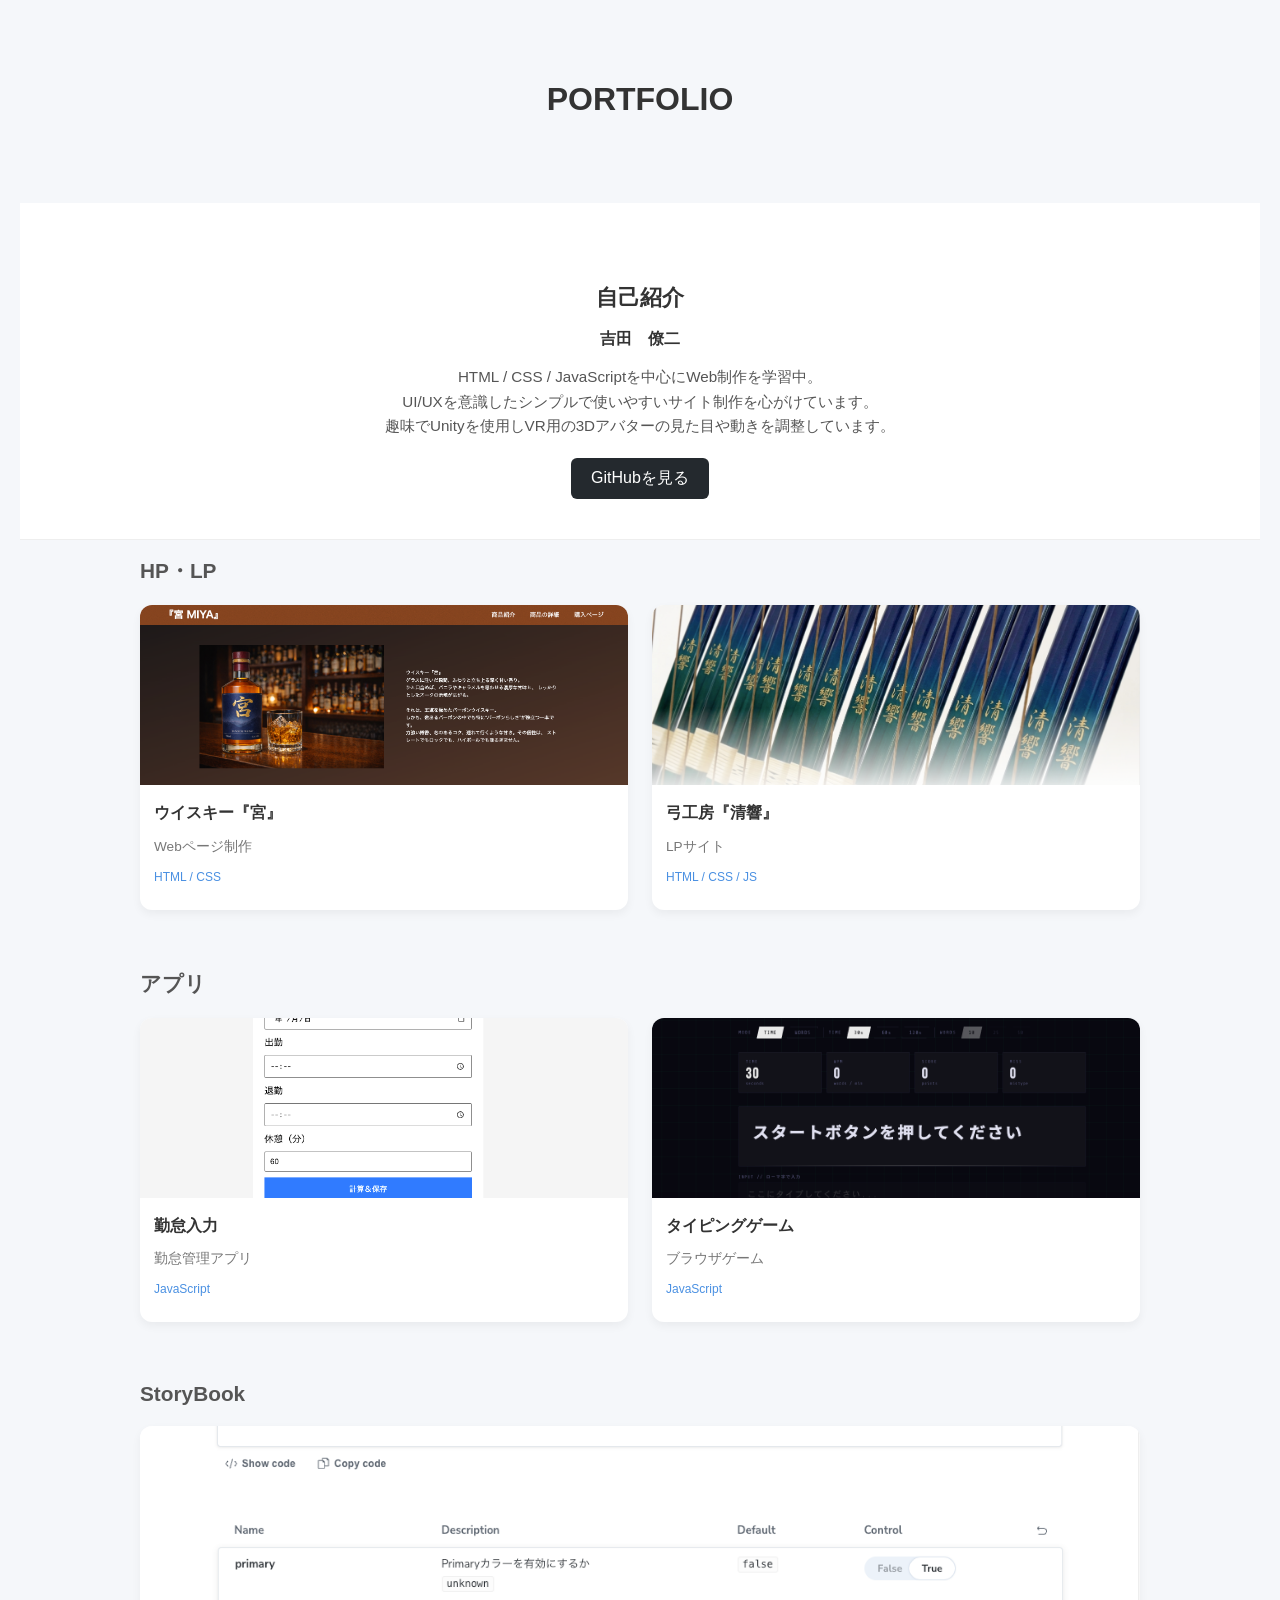
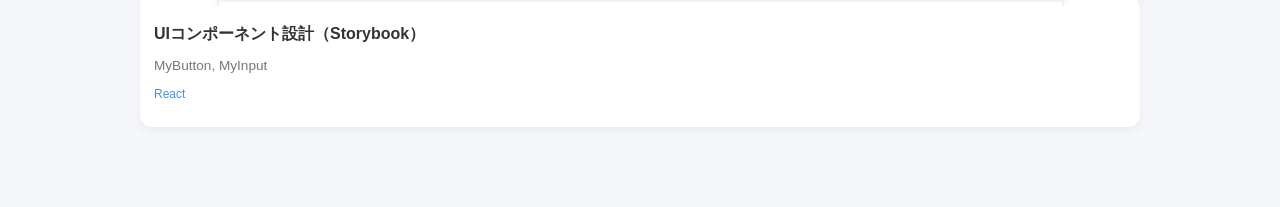
<file: index.html>
<!DOCTYPE html>
<html lang="ja">
<head>
    <meta charset="UTF-8">
    <meta name="viewport" content="width=device-width, initial-scale=1.0">
    <title>PORTFOLIO</title>
    <meta name="description" content="ポートフォリオのサイト">
    <link rel="stylesheet" href="css/style.css">
    <link rel="icon" href="./img/favicon.svg" type="image/svg+xml">
</head>

<body>

<header class="header">
    <h1>PORTFOLIO</h1>
</header>

<main class="main">

    <!-- 自己紹介 -->
    <section class="about">
        <div class="about__inner">
            <h2>自己紹介</h2>
            <p class="name">吉田　僚二</p>
            <p class="about__text">
                HTML / CSS / JavaScriptを中心にWeb制作を学習中。<br>
                UI/UXを意識したシンプルで使いやすいサイト制作を心がけています。<br>
                趣味でUnityを使用しVR用の3Dアバターの見た目や動きを調整しています。
            </p>

            <a href="https://github.com/yoshida9029" target="_blank" class="github">
                GitHubを見る 
            </a>
        </div>
    </section>

    <!-- LP・HP -->
    <section class="works">
        <h2>HP・LP</h2>

        <div class="grid">

            <a href="https://yoshida9029.github.io/miyawebpage/" target="_blank" class="card">
                <div class="card__img">
                    <img src="img/miya_hp.png" alt="">
                    <span class="overlay">ウイスキーの紹介HP</span>
                </div>
                <div class="card__body">
                    <h3>ウイスキー『宮』</h3>
                    <p class="desc">Webページ制作</p>
                    <p class="tag">HTML / CSS</p>
                </div>
            </a>

            <a href="https://yoshida9029.github.io/yumikoubou_lp/" target="_blank" class="card">
                <div class="card__img">
                    <img src="img/yumikoubou_lp.png" alt="">
                    <span class="overlay">和弓のLPサイト</span>
                </div>
                <div class="card__body">
                    <h3>弓工房『清響』</h3>
                    <p class="desc">LPサイト</p>
                    <p class="tag">HTML / CSS / JS</p>
                </div>
            </a>

        </div>
    </section>

    <!-- アプリ -->
    <section class="works">
        <h2>アプリ</h2>

        <div class="grid">

            <a href="https://yoshida9029.github.io/Attendance_check/" target="_blank" class="card">
                <div class="card__img">
                    <img src="img/Attendance_check.png" alt="">
                    <span class="overlay">勤怠管理アプリ</span>
                </div>
                <div class="card__body">
                    <h3>勤怠入力</h3>
                    <p class="desc">勤怠管理アプリ</p>
                    <p class="tag">JavaScript</p>
                </div>
            </a>

            <a href="https://yoshida9029.github.io/typing_app/" target="_blank" class="card">
                <div class="card__img">
                    <img src="img/typing_app.png" alt="">
                    <span class="overlay">タイピングゲーム</span>
                </div>
                <div class="card__body">
                    <h3>タイピングゲーム</h3>
                    <p class="desc">ブラウザゲーム</p>
                    <p class="tag">JavaScript</p>
                </div>
            </a>

        </div>
    </section>

<!-- StoryBook -->

        <section class="works">
        <h2>StoryBook</h2>

        <div class="grid">

            <a href="https://yoshida9029.github.io/storybook_practices/?path=/docs/myapp-mybutton--docs" target="_blank" class="card">
                <div class="card__img">
                    <img src="img/StoryBook.png" alt="StoryBookの画像">
                    <span class="overlay">StoryBook</span>
                </div>
                <div class="card__body">
                    <h3>UIコンポーネント設計（Storybook）</h3>
                    <p class="desc">MyButton, MyInput</p>
                    <p class="tag">React</p>
                </div>
            </a>

        </div>
    </section>


</main>

</body>
</html>
</file>
<file: css/style.css>
@charset "UTF-8";
/* ====================
   共通（ベース）
==================== */
body {
  margin: 0;
  font-family: sans-serif;
  background: #f5f7fa;
  color: #333;
}

a {
  text-decoration: none;
  color: inherit;
}

/* ====================
   ヘッダー
==================== */
.header {
  text-align: center;
  padding: 60px 20px;
}
.header h1 {
  margin-bottom: 5px;
  font-size: 2rem;
}
.header .sub {
  color: #777;
  font-size: 0.9rem;
}

/* ====================
   メイン
==================== */
.main {
  padding: 20px;
}

/* ====================
   About（自己紹介）
==================== */
.about {
  padding: 60px 20px 40px;
  background: #fff;
  border-bottom: 1px solid #eee;
}

.about__inner {
  max-width: 800px;
  margin: 0 auto;
  text-align: center;
}

.about h2 {
  margin-bottom: 10px;
  font-size: 1.4rem;
}

.name {
  font-weight: bold;
  margin-bottom: 10px;
}

.about__text {
  font-size: 0.95rem;
  color: #555;
  margin-bottom: 20px;
  line-height: 1.6;
}

.github {
  display: inline-block;
  padding: 10px 20px;
  background: #24292e;
  color: #fff;
  border-radius: 6px;
  transition: 0.3s;
}

.github:hover {
  background: #444;
}

/* ====================
   作品（トップページ）
==================== */
.works {
  max-width: 1000px;
  margin: 0 auto 60px;
  padding: 0 20px;
}
.works h2 {
  margin-bottom: 20px;
  font-size: 1.3rem;
  color: #555;
}

.grid {
  display: grid;
  grid-template-columns: repeat(auto-fit, minmax(250px, 1fr));
  gap: 24px;
}

/* カード */
.card {
  display: block;
  background: #fff;
  border-radius: 12px;
  overflow: hidden;
  transition: 0.3s;
  box-shadow: 0 4px 10px rgba(0, 0, 0, 0.05);
}

/* 画像 */
.card__img {
  position: relative;
}
.card__img img {
  width: 100%;
  height: 180px;
  -o-object-fit: cover;
     object-fit: cover;
}

/* オーバーレイ */
.overlay {
  position: absolute;
  inset: 0;
  background: rgba(0, 0, 0, 0.4);
  color: #fff;
  display: flex;
  justify-content: center;
  align-items: center;
  font-size: 1.1rem;
  opacity: 0;
  transition: 0.3s;
}

/* テキスト */
.card__body {
  padding: 14px;
}
.card__body h3 {
  margin: 0 0 6px;
  font-size: 1rem;
}
.card__body .desc {
  font-size: 0.85rem;
  color: #777;
}
.card__body .tag {
  font-size: 0.75rem;
  margin-top: 6px;
  color: #4a90e2;
}

/* hover */
.card:hover {
  transform: translateY(-5px);
  box-shadow: 0 10px 25px rgba(0, 0, 0, 0.1);
}
.card:hover .overlay {
  opacity: 1;
}

/* ====================
   Unityページ
==================== */
.unity {
  max-width: 900px;
  margin: 0 auto;
}

/* 説明 */
.unity .intro {
  margin-bottom: 50px;
  text-align: center;
  line-height: 1.7;
  color: #555;
}

/* Before / After */
.compare {
  display: flex;
  gap: 20px;
  margin-bottom: 15px;
}

.compare__item {
  flex: 1;
  text-align: center;
}
.compare__item img {
  width: 100%;
  border-radius: 12px;
  background: #fff;
  padding: 6px;
  box-shadow: 0 4px 12px rgba(0, 0, 0, 0.06);
}
.compare__item p {
  margin-top: 8px;
  font-size: 0.85rem;
  color: #777;
}

/* Unity専用説明 */
.unity-desc {
  margin-bottom: 50px;
  font-size: 0.9rem;
  color: #444;
  text-align: center;
  line-height: 1.6;
}

/* 戻るリンク */
.back {
  text-align: center;
  margin-top: 60px;
}
.back a {
  font-size: 0.9rem;
  color: #4a90e2;
  transition: 0.2s;
}
.back a:hover {
  opacity: 0.7;
}

/* ====================
   レスポンシブ
==================== */
@media (max-width: 600px) {
  .header h1 {
    font-size: 1.5rem;
  }
  .compare {
    flex-direction: column;
  }
}/*# sourceMappingURL=style.css.map */
</file>
